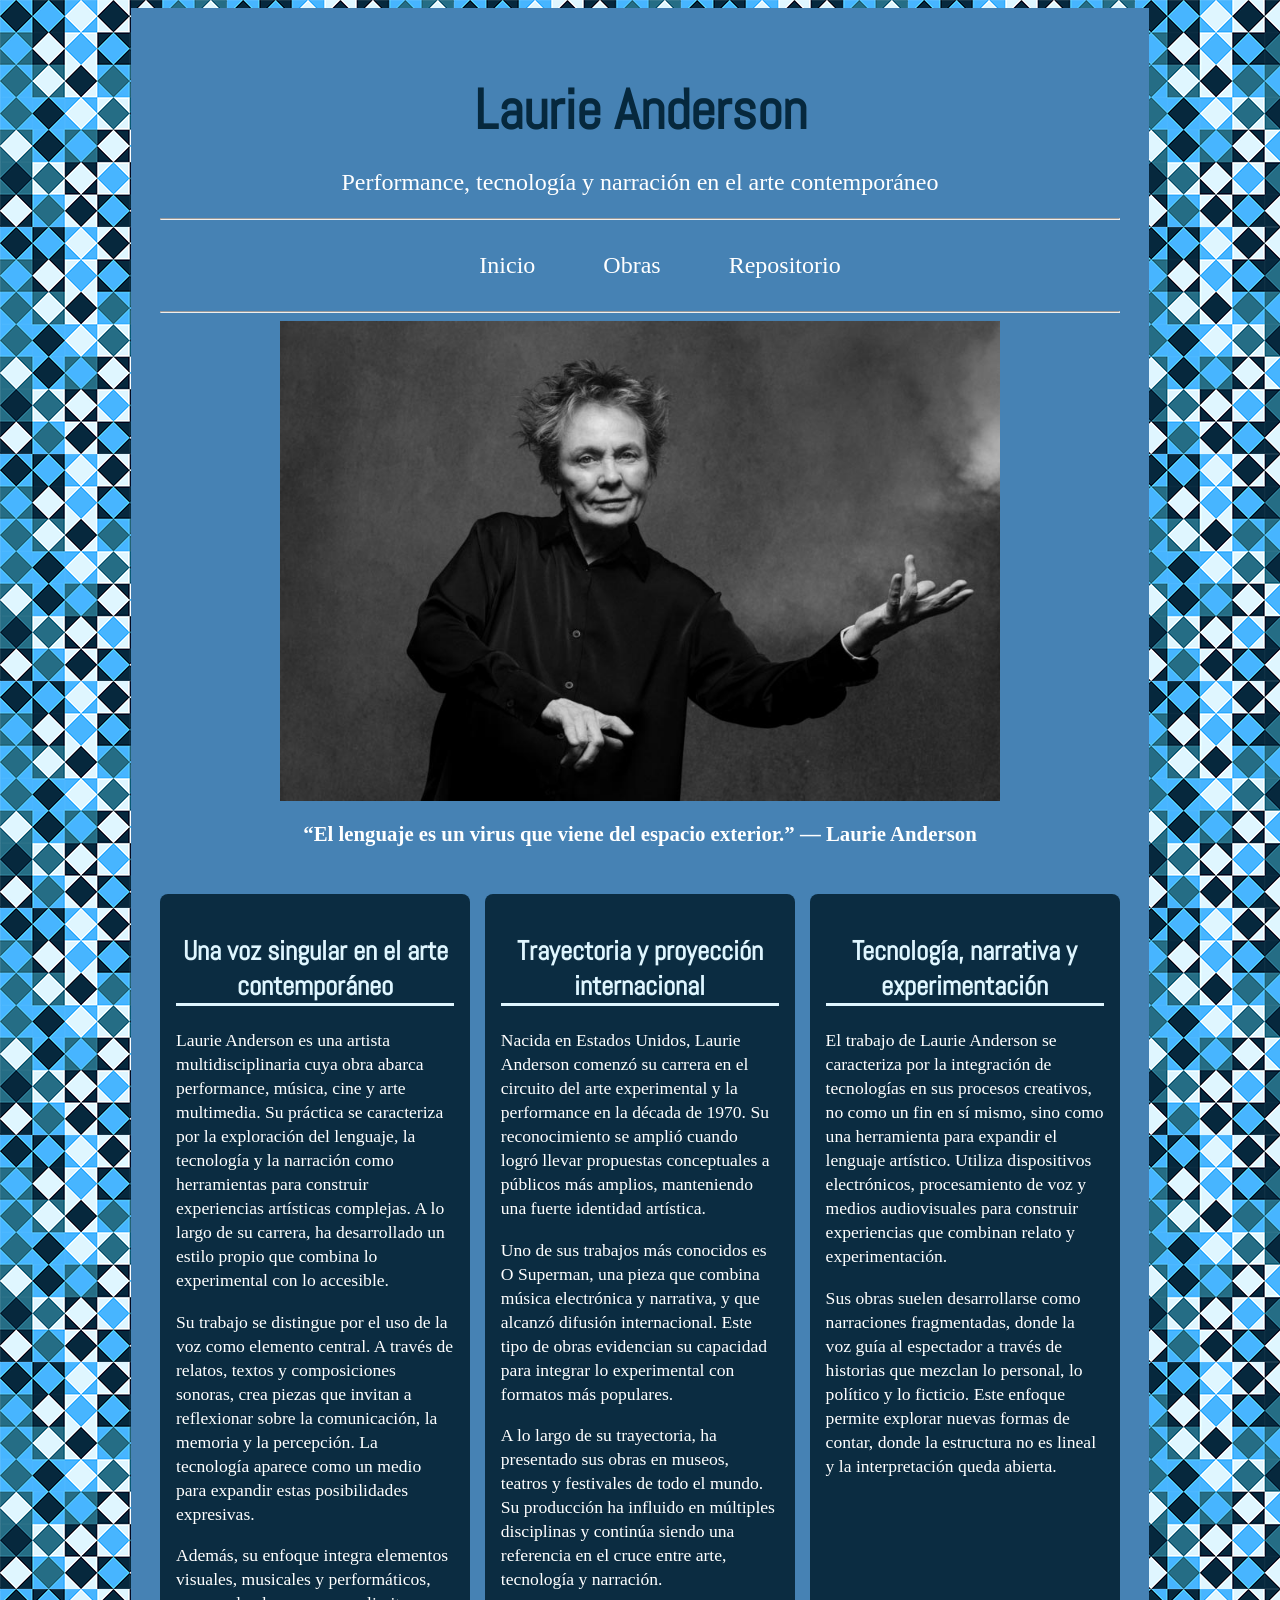
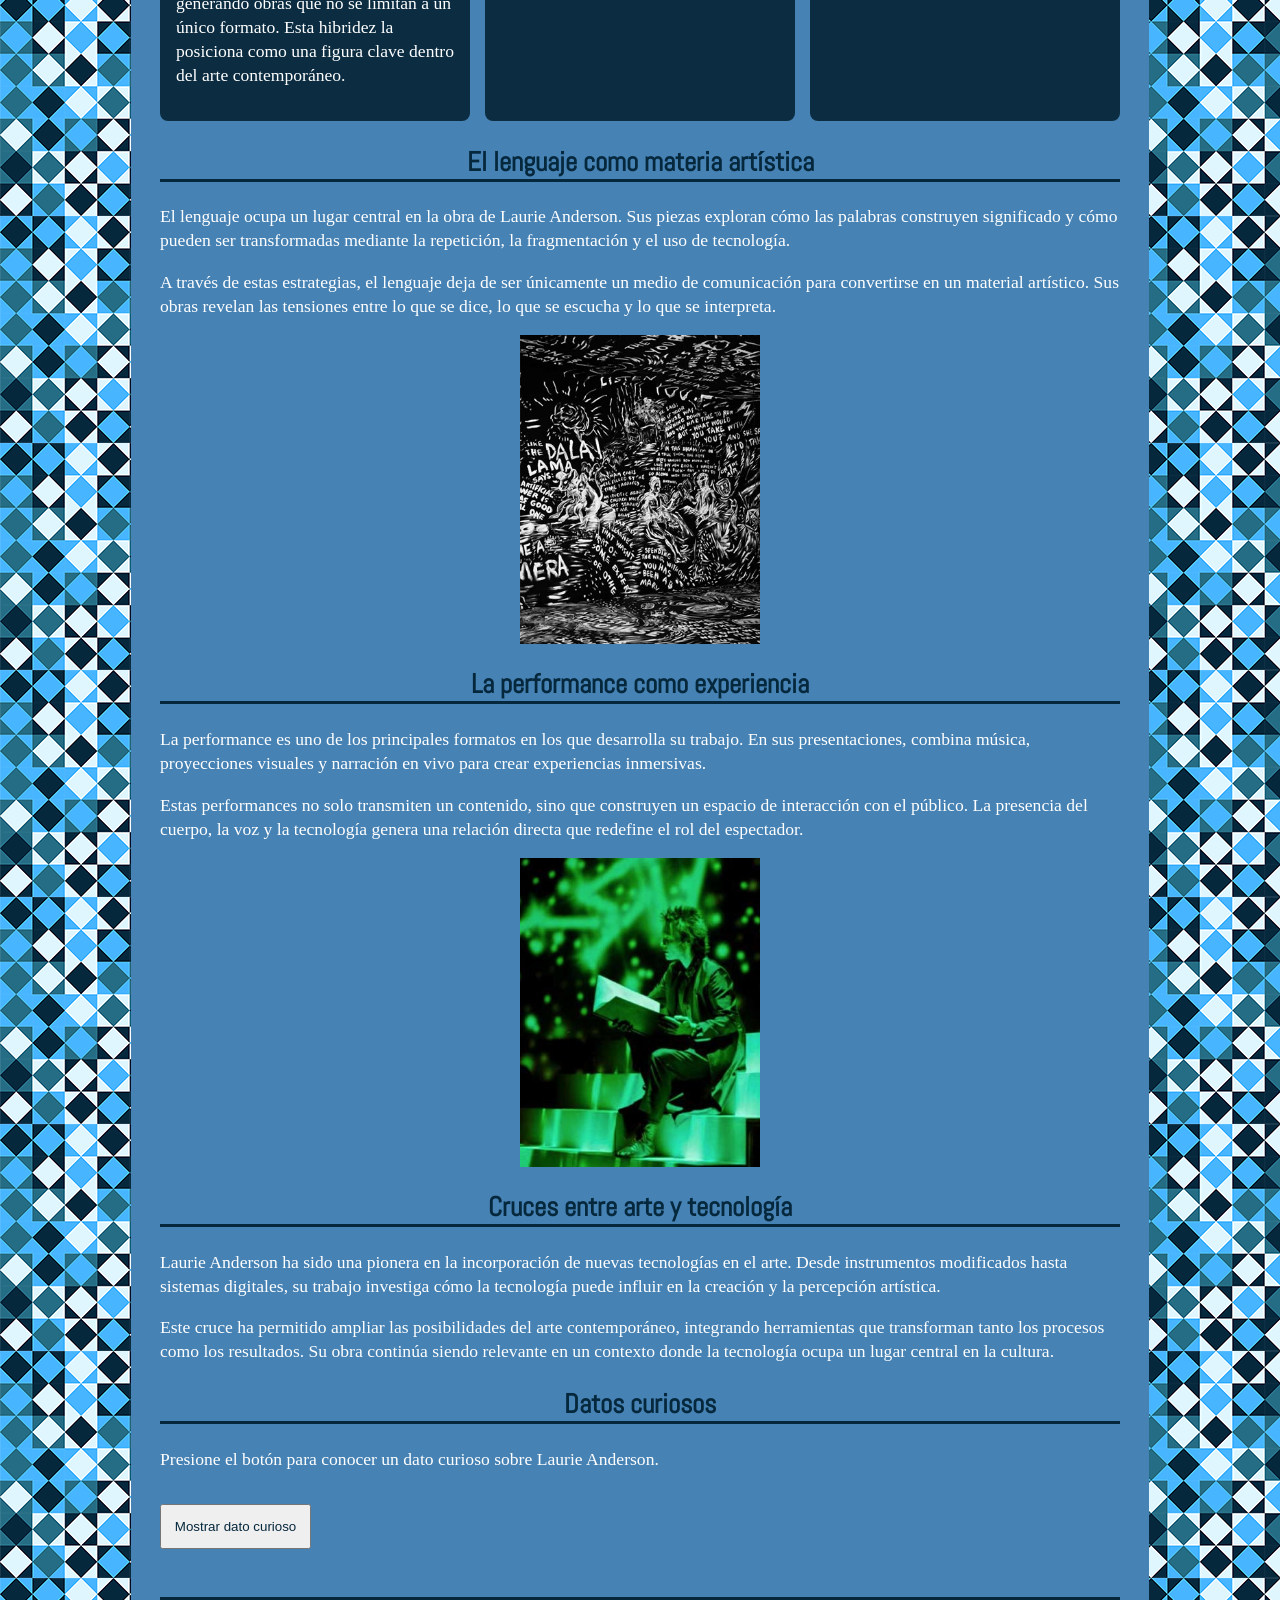
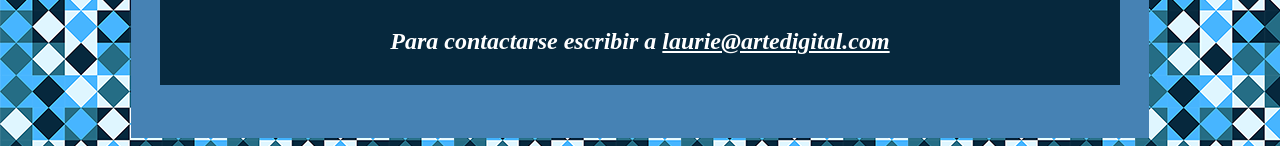
<file: index.html>
<!doctype html>
<html lang="es">

   <head>
	  <meta charset="utf-8">
	  <title>Inicio - Laurie Anderson</title>
      <link rel="preconnect" href="https://fonts.googleapis.com">
      <link rel="preconnect" href="https://fonts.gstatic.com" crossorigin>
      <link href="https://fonts.googleapis.com/css2?family=Abel&display=swap" rel="stylesheet">
      <link href="css/estilos.css" rel="stylesheet">
   </head>

   <body>
        <div id="contenedor">
    <header>
        <h1>Laurie Anderson</h1>
        <p>Performance, tecnología y narración en el arte contemporáneo</p>
        <hr>
    <nav>
        <ul>
            <li><a href="index.html">Inicio</a></li>
            <li><a href="obras.html">Obras</a></li>
            <li><a href="gestion.html">Repositorio</a></li>
        </ul>
    </nav>
    <hr>
</header>

<main>

    <section>
    <img src="img/anderson-1.jpg" alt="Fotografia de Laurie Anderson">
    <blockquote><strong>“El lenguaje es un virus que viene del espacio exterior.” — Laurie Anderson</strong></blockquote>
    </section>

    <section>
        <div class="tresColumnas">
        <article>
            <h2>Una voz singular en el arte contemporáneo</h2>

            <p>
               Laurie Anderson es una artista multidisciplinaria cuya obra abarca performance, música, cine y arte multimedia. 
               Su práctica se caracteriza por la exploración del lenguaje, la tecnología y la narración como herramientas para 
               construir experiencias artísticas complejas. A lo largo de su carrera, ha desarrollado un estilo propio que combina 
               lo experimental con lo accesible.
            </p>

            <p>
               Su trabajo se distingue por el uso de la voz como elemento central. A través de relatos, textos y composiciones sonoras, 
               crea piezas que invitan a reflexionar sobre la comunicación, la memoria y la percepción. La tecnología aparece como un 
               medio para expandir estas posibilidades expresivas.
            </p>

            <p>
               Además, su enfoque integra elementos visuales, musicales y performáticos, generando obras que no se limitan a un único 
               formato. Esta hibridez la posiciona como una figura clave dentro del arte contemporáneo.
            </p>
        </article>

        <article>
            <h2>Trayectoria y proyección internacional</h2>

            <p>
                Nacida en Estados Unidos, Laurie Anderson comenzó su carrera en el circuito del arte experimental y la performance en la 
                década de 1970. Su reconocimiento se amplió cuando logró llevar propuestas conceptuales a públicos más amplios, manteniendo
                una fuerte identidad artística.
            </p>

            <p>
                Uno de sus trabajos más conocidos es O Superman, una pieza que combina música electrónica y narrativa, y que alcanzó 
                difusión internacional. Este tipo de obras evidencian su capacidad para integrar lo experimental con formatos más 
                populares.
            </p>

            <p>
                A lo largo de su trayectoria, ha presentado sus obras en museos, teatros y festivales de todo el mundo. Su producción ha 
                influido en múltiples disciplinas y continúa siendo una referencia en el cruce entre arte, tecnología y narración.
            </p>
        </article>

        <article>
            <h2>Tecnología, narrativa y experimentación</h2>

            <p>
                El trabajo de Laurie Anderson se caracteriza por la integración de tecnologías en sus procesos creativos, no como un fin 
                en sí mismo, sino como una herramienta para expandir el lenguaje artístico. Utiliza dispositivos electrónicos, 
                procesamiento de voz y medios audiovisuales para construir experiencias que combinan relato y experimentación.
            </p>

            <p>
                Sus obras suelen desarrollarse como narraciones fragmentadas, donde la voz guía al espectador a través de historias que 
                mezclan lo personal, lo político y lo ficticio. Este enfoque permite explorar nuevas formas de contar, donde la estructura 
                no es lineal y la interpretación queda abierta.
            </p>
        </article>
      </div>
    </section>

    <section>
        <h2>El lenguaje como materia artística</h2>

        <p>
            El lenguaje ocupa un lugar central en la obra de Laurie Anderson. Sus piezas exploran cómo las palabras construyen significado 
            y cómo pueden ser transformadas mediante la repetición, la fragmentación y el uso de tecnología.
        </p>

        <p>
            A través de estas estrategias, el lenguaje deja de ser únicamente un medio de comunicación para convertirse en un material 
            artístico. Sus obras revelan las tensiones entre lo que se dice, lo que se escucha y lo que se interpreta.
        </p>
        <img src="img/anderson-2.jpg" alt="Obra chalkroom, de Laurie Anderson" class="chalkroom">
    </section>
   
    <section>
        <h2>La performance como experiencia</h2>

        <p>
            La performance es uno de los principales formatos en los que desarrolla su trabajo. En sus presentaciones, combina música, 
            proyecciones visuales y narración en vivo para crear experiencias inmersivas.
        </p>

        <p>
            Estas performances no solo transmiten un contenido, sino que construyen un espacio de interacción con el público. La presencia
            del cuerpo, la voz y la tecnología genera una relación directa que redefine el rol del espectador.
        </p>
        <img src="img/anderson-4.jpg" alt="Fotografia de Laurie Anderson en una obra" class="obraverde">
    </section>

    <section>
        <h2>Cruces entre arte y tecnología</h2>

        <p>
            Laurie Anderson ha sido una pionera en la incorporación de nuevas tecnologías en el arte. Desde instrumentos modificados hasta 
            sistemas digitales, su trabajo investiga cómo la tecnología puede influir en la creación y la percepción artística.
        </p>

        <p>
            Este cruce ha permitido ampliar las posibilidades del arte contemporáneo, integrando herramientas que transforman tanto los 
            procesos como los resultados. Su obra continúa siendo relevante en un contexto donde la tecnología ocupa un lugar central 
            en la cultura.
        </p>
    </section>

    <section>
        <h2>Datos curiosos</h2>
        <p id="datosCuriosos">Presione el botón para conocer un dato curioso sobre Laurie Anderson.</p>
        <button id="botonDato">Mostrar dato curioso</button>
    </section>

</main>

<footer>
    <address><p>Para contactarse escribir a <a href="mailto:laurie@artedigital.com">laurie@artedigital.com</a></p></address>
</footer>

</div>
<script src="js/datoscuriosos.js"></script>
</body>
   
</html>
</file>
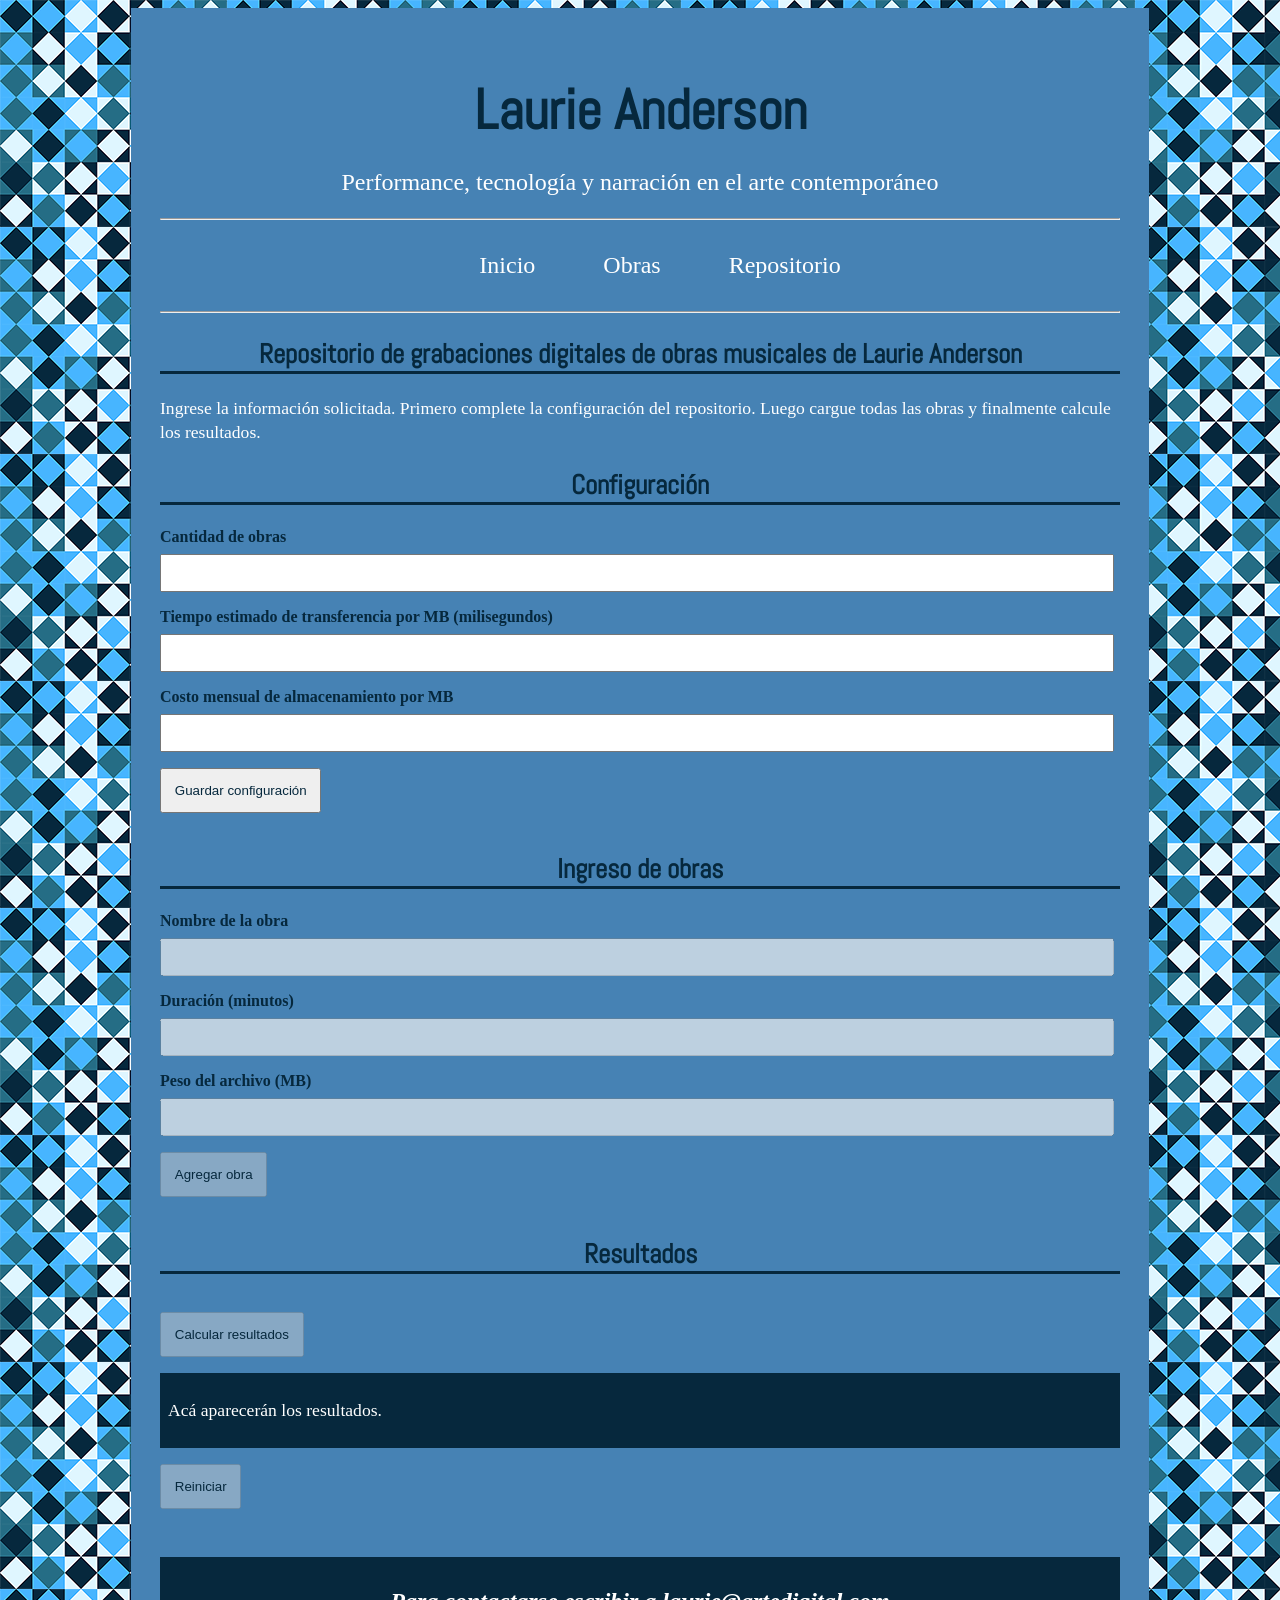
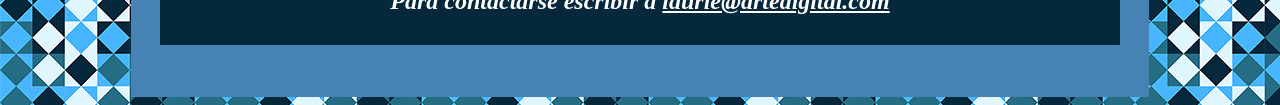
<file: gestion.html>
<!doctype html>
<html lang="es">

   <head>
	  <meta charset="utf-8">
	  <title>Repositorio - Laurie Anderson</title>
      <link rel="preconnect" href="https://fonts.googleapis.com">
      <link rel="preconnect" href="https://fonts.gstatic.com" crossorigin>
      <link href="https://fonts.googleapis.com/css2?family=Abel&display=swap" rel="stylesheet">
      <link href="css/estilos.css" rel="stylesheet">
   </head>

   <body>
    <div id="contenedor">
    <header>
        <h1>Laurie Anderson</h1>
        <p>Performance, tecnología y narración en el arte contemporáneo</p>
        <hr>
    <nav>
        <ul>
            <li><a href="index.html">Inicio</a></li>
            <li><a href="obras.html">Obras</a></li>
            <li><a href="gestion.html">Repositorio</a></li>
        </ul>
    </nav>
    <hr>
</header>

<main>
    <h2>Repositorio de grabaciones digitales de obras musicales de Laurie Anderson</h2>
<p>
    Ingrese la información solicitada. Primero complete la configuración del repositorio. Luego cargue todas las obras y finalmente 
    calcule los resultados.
</p>

<section>
    <form>
    <h2>Configuración</h2>

    <label for="cantidad">Cantidad de obras</label>
    <input type="number" name="cantidad" id="cantidad">

    <label for="tiempo">Tiempo estimado de transferencia por MB (milisegundos)</label>
    <input type="number" name="tiempo" id="tiempo">

    <label for="costo">Costo mensual de almacenamiento por MB</label>
    <input type="number" name="costo" id="costo">

    <button type="button" id="botonConfigurar">Guardar configuración</button>
    </form>
</section>

<section>
    <h2>Ingreso de obras</h2>

<label for="nombre">Nombre de la obra</label>
<input type="text" name="nombre" id="nombre" disabled>

<label for="duracion">Duración (minutos)</label>
<input type="number" name="duracion" id="duracion" disabled>

<label for="peso">Peso del archivo (MB)</label>
<input type="number" name="peso" id="peso" disabled>

<button type="button" id="botonAgregar" disabled>Agregar obra</button>

</section>

<section>
    <h2>Resultados</h2>

<button type="button" id="botonCalcular" disabled>Calcular resultados</button>

<div id="resultados">

<p>Acá aparecerán los resultados.</p>

</div>

<button type="button" id="botonReiniciar" disabled>Reiniciar</button>
</section> 

</main>

<footer>
    <address><p>Para contactarse escribir a <a href="mailto: laurie@artedigital.com">laurie@artedigital.com</a></p></address>
</footer>

</div>
<script src="js/gestion.js"></script>
</body>
   
</html>
</file>
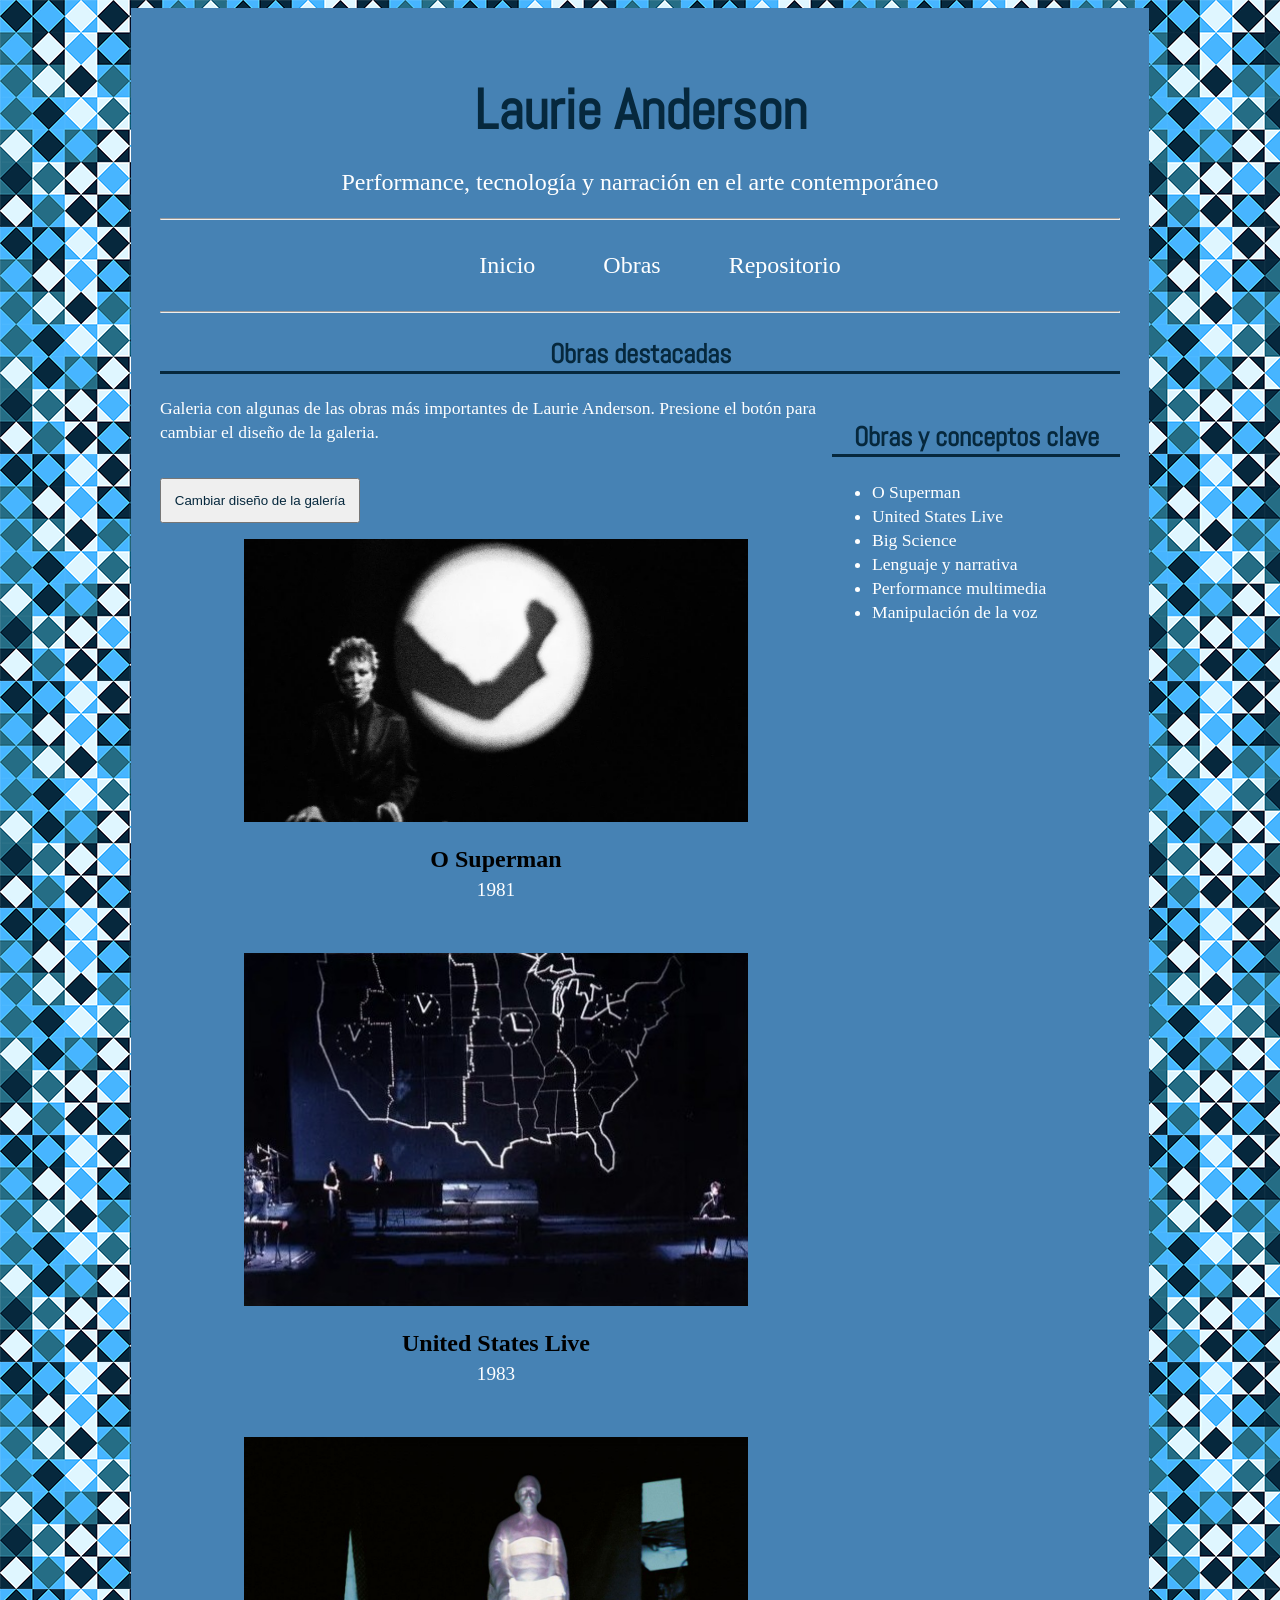
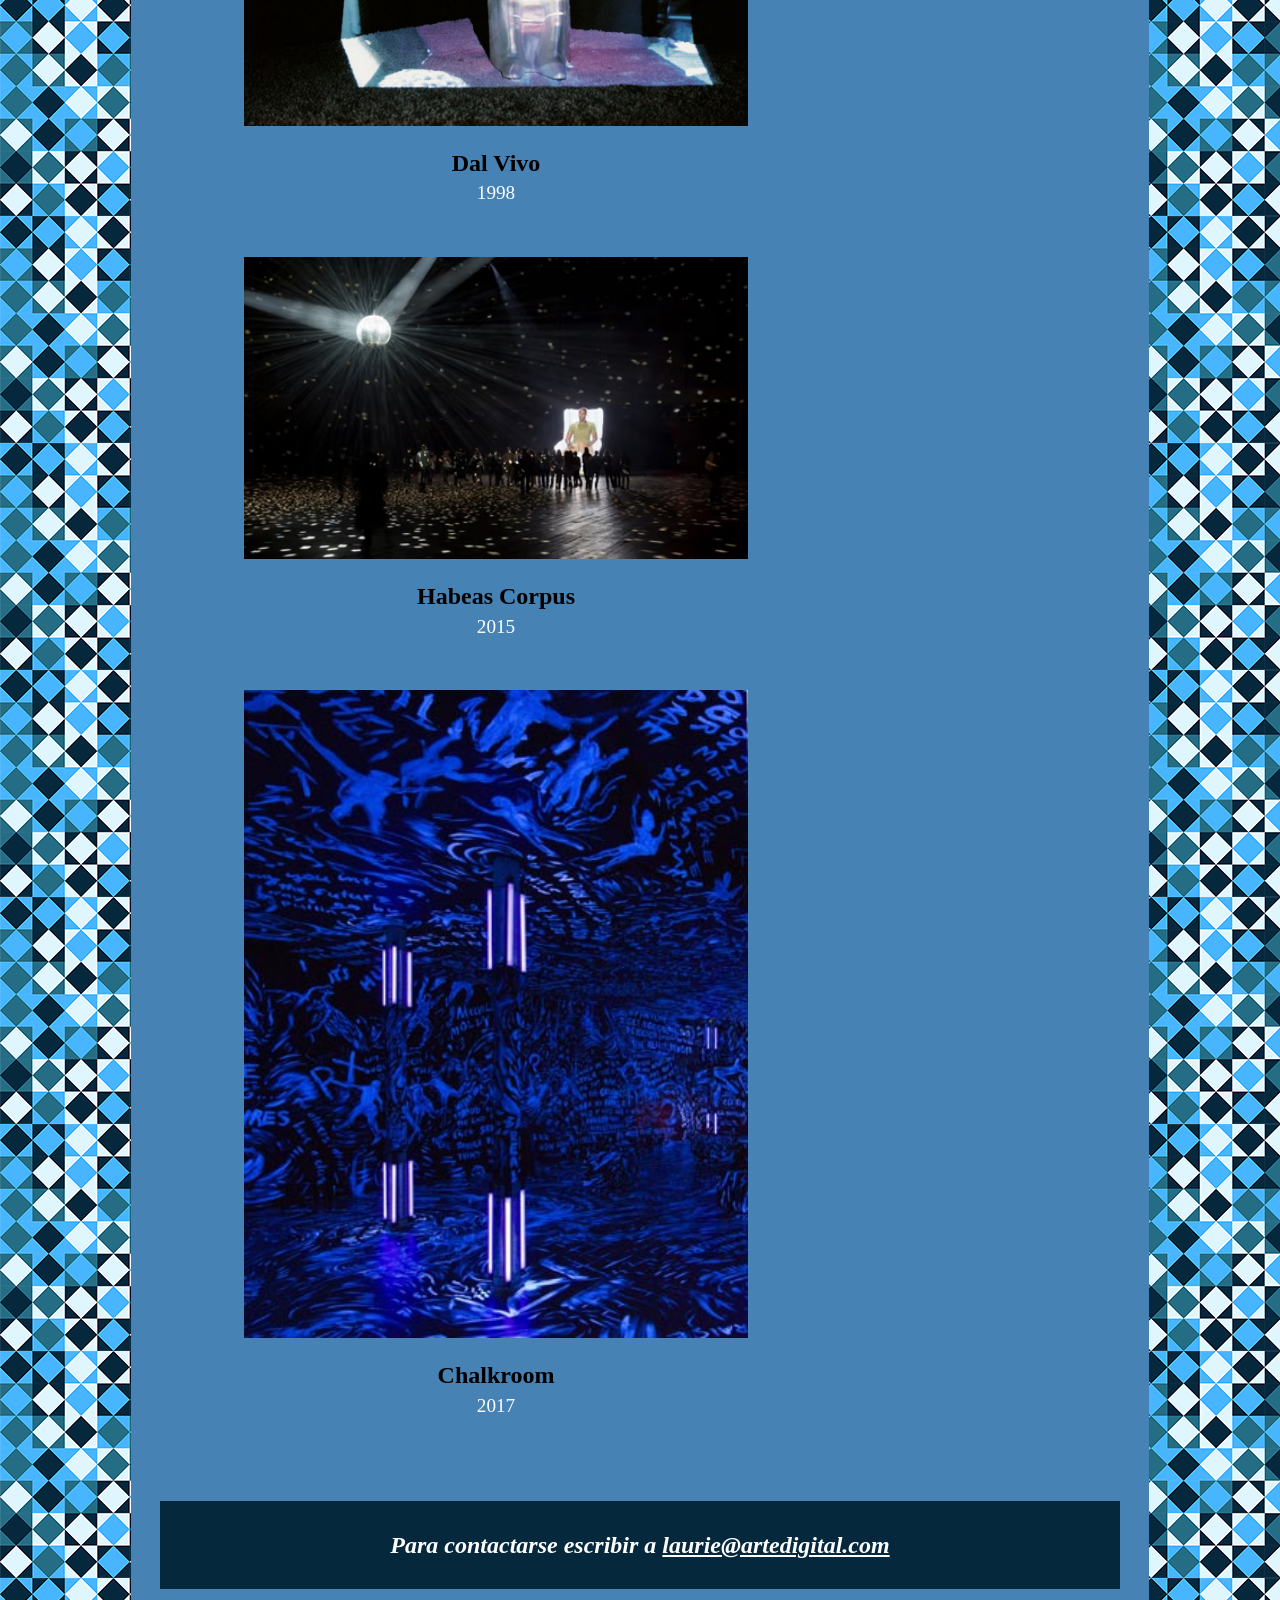
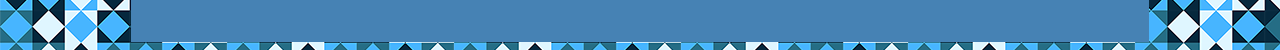
<file: obras.html>
<!doctype html>
<html lang="es">

   <head>
	  <meta charset="utf-8">
	  <title>Obras - Laurie Anderson</title>
      <link rel="preconnect" href="https://fonts.googleapis.com">
      <link rel="preconnect" href="https://fonts.gstatic.com" crossorigin>
      <link href="https://fonts.googleapis.com/css2?family=Abel&display=swap" rel="stylesheet">
      <link href="css/estilos.css" rel="stylesheet">
   </head>

   <body>
    <div id="contenedor">
    <header>
        <h1>Laurie Anderson</h1>
        <p>Performance, tecnología y narración en el arte contemporáneo</p>
        <hr>
    <nav>
        <ul>
            <li><a href="index.html">Inicio</a></li>
            <li><a href="obras.html">Obras</a></li>
            <li><a href="gestion.html">Repositorio</a></li>
        </ul>
    </nav>
    <hr>
</header>

<main>
    <h2>Obras destacadas</h2>
    <div class="dosColumnas">

    <section class="izquierda">
        <p>Galeria con algunas de las obras más importantes de Laurie Anderson. Presione el botón para cambiar el diseño de la galeria.</p>

        <button id="cambiarDiseno">Cambiar diseño de la galería</button>
        <div id="galeria"></div>
    </section>

    <aside class="derecha">
        <h2>Obras y conceptos clave</h2>
        <ul>
            <li>O Superman</li>
            <li>United States Live</li>
            <li>Big Science</li>
            <li>Lenguaje y narrativa</li>
            <li>Performance multimedia</li>
            <li>Manipulación de la voz</li>
        </ul>
    </aside>

   </div> 
</main>

<footer>
    <address><p>Para contactarse escribir a <a href="mailto: laurie@artedigital.com">laurie@artedigital.com</a></p></address>
</footer>

</div>
<script src="js/script.js"></script>
</body>
   
</html>
</file>
<file: css/estilos.css>
body {
    background-image: url(../img/fondo.png);
    display: flex;
    justify-content: center;
}

#contenedor{
    width: 76%;
    max-width: 960px;
    padding: 1.8rem;
    background-color: steelblue;
}

header h1 {
    text-align: center;
    color: #06283D;
    font-family: 'Abel', sans-serif;
    font-size: 3.5rem;
    margin-bottom: 1rem;
}

header p {
    text-align: center;
    color: white;
    font-size: 1.5rem;
}

nav ul {
    list-style: none;
    text-align: center;
    margin-top: 2rem;
    margin-bottom: 2rem;
}

nav ul li {
    display: inline-block;
    margin: 0 2rem;
    font-size: 1.5rem;
}

nav ul li a{
    text-decoration: none;
}

nav ul li a:link {
    color: white;
} 

nav ul li a:visited {
    color: white;
} /*los cambie a color blanco*/

nav ul li a:hover {
    color: lightblue;
} /*cuando paso el mouse, cambian de color a celeste claro*/

nav ul li a:active {
    color: #06283D;
} /*cuando hago click se tendria que poner de color azul*/

/*Index - primera pagina*/
img {
    width: 75%;
    display:block;
    margin: auto;
}

blockquote {
    text-align: center;
    color: white;
    font-size: 1.3rem;
    margin-bottom: 3rem;
}

.tresColumnas{
    display:flex;
    justify-content:space-between;
}

.tresColumnas article{
    width:29%;
    background-color: #0B2C41;
    padding:1rem;
    border-radius: 0.5rem;
}

p {
    color: white;
    font-size: 1.1rem;
    line-height: 1.5rem;
}

section article h2 {
    color: #DFF6FF;
    font-family: 'Abel', sans-serif;
    border-bottom: 0.2rem solid #DFF6FF;
}

section h2 {
    color: #06283D;
    font-family: 'Abel', sans-serif;
    font-size: 1.7rem;
    border-bottom: 0.2rem solid #06283D;
    text-align: center;
}

.chalkroom {
    width: 25%;
}

.obraverde {
    width: 25%;
}

address p {
    color: white;
    font-size: 1.5rem;
    text-align: center;
    font-weight: bold;
    margin-top:2rem;
    padding: 2rem;
    background-color: #06283D;
}

address p a {
    color: white;
}

address p a:hover {
    color: lightblue;
}

/*Obras - segunda página*/
.dosColumnas{
    display:flex;
    justify-content:space-between;
}

.izquierda{
    width:70%;
}

.derecha{
    width:30%;
}

main h2 {
    color: #06283D;
    font-family: 'Abel', sans-serif;
    font-size: 1.7rem;
    text-align: center;
    border-bottom: 0.2rem solid #06283D;
}

aside ul li {
    color: white;
    font-size: 1.1rem;
    line-height: 1.5rem;
}

#galeria article h3{
    text-align: center;
    font-size: 1.5rem;
    margin-bottom: 0.3rem;
}

#galeria article p {
    text-align: center;
    padding-bottom: 2rem;
    font-size: 1.2rem;
    margin-top: 0;
}

.izquierda p {
    margin-top: 0;
}

/*Gestion - tercera página*/
button{
    padding:0.8rem;
    margin-top:1rem;
    margin-bottom:1rem;
    color: #06283D;
}

label{
    display:block;
    margin-top:1rem;
    color: #06283D;
    font-weight: bold;
}

input{
    width: 97%;
    padding:.6rem;
    margin-top:.5rem;
}

#resultados{
    background-color: #06283D;
    padding: 0.5rem;
}

h4 {
    color: white;
    text-align: center;
    font-size: 1.5rem;
}
</file>
